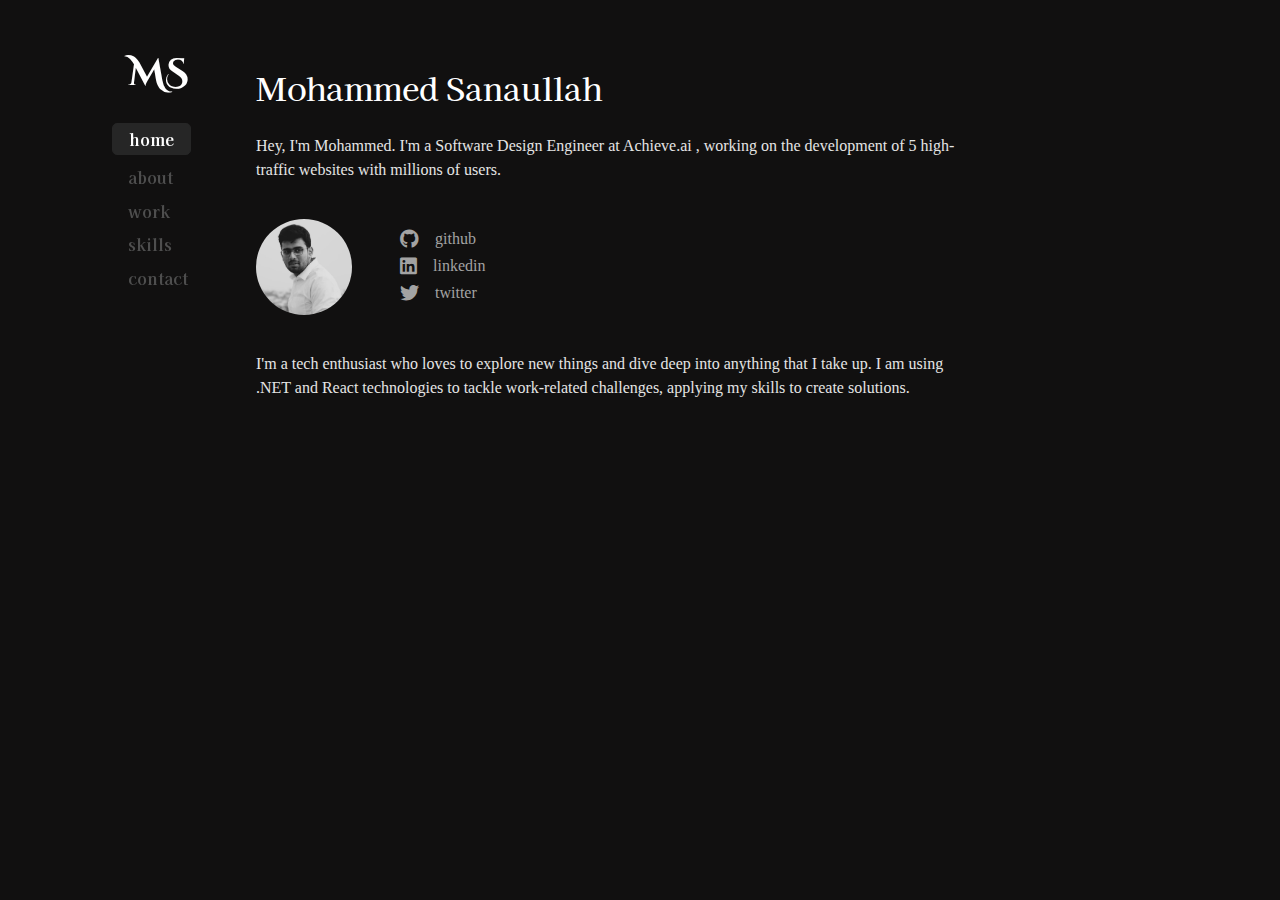
<file: index.html>
<!DOCTYPE html>
<html lang="en">
  <head>
    <meta charset="UTF-8" />
    <meta http-equiv="X-UA-Compatible" content="IE=edge" />
    <meta name="viewport" content="width=device-width, initial-scale=1.0" />
    <link rel="stylesheet" href="styles/style.css" />
    <link
      rel="stylesheet"
      href="https://cdnjs.cloudflare.com/ajax/libs/font-awesome/6.4.0/css/all.min.css"
    />
    <title>MS Portfolio</title>
  </head>
  <body>
    <!-- NAV - MENU -->
    <div class="nav-menu">
      <div class="logo">
        <h1>MS</h1>
      </div>
      <div class="nav-bar">
        <ul>
          <li class="active"><a href="index.html">home</a></li>
          <li><a href="pages/about.html">about</a></li>
          <li><a href="pages/work.html">work</a></li>
          <li><a href="pages/skills.html">skills</a></li>
          <li><a href="pages/contact.html">contact</a></li>
        </ul>
      </div>
    </div>

    <!-- END OF NAV - MENU -->

    <!-- HOME SECTION -->
    <div class="main">
      <h1>Mohammed Sanaullah</h1>
      <div class="home">
        <p>
          Hey, I'm Mohammed. I'm a <strong>Software Design Engineer</strong> at
          Achieve.ai , working on the development of 5 high-traffic websites
          with millions of users.
        </p>
        <div class="center-section">
          <img src="./assets/sanaullah.jpeg" alt="mohammed sanaullah photo" />
          <ul class="link-list">
            <li>
              <a href="https://github.com/sanaullahmohammed" target="_blank"
                ><span><i class="fa-brands fa-github"></i>github</span></a
              >
            </li>
            <li>
              <a
                href="https://www.linkedin.com/in/mohammed-sanaullah-2040711a0/"
                target="_blank"
              >
                <span><i class="fa-brands fa-linkedin"></i>linkedin</span>
              </a>
            </li>
            <li>
              <a href="https://twitter.com/TheRealMSans" target="_blank">
                <span><i class="fa-brands fa-twitter"></i>twitter</span>
              </a>
            </li>
          </ul>
        </div>
        <p>
          I'm a tech enthusiast who loves to explore new things and dive deep
          into anything that I take up. I am using .NET and React technologies
          to tackle work-related challenges, applying my skills to create
          solutions.
        </p>
      </div>
    </div>

    <!-- END OF HOME SECTION -->
  </body>
</html>
</file>
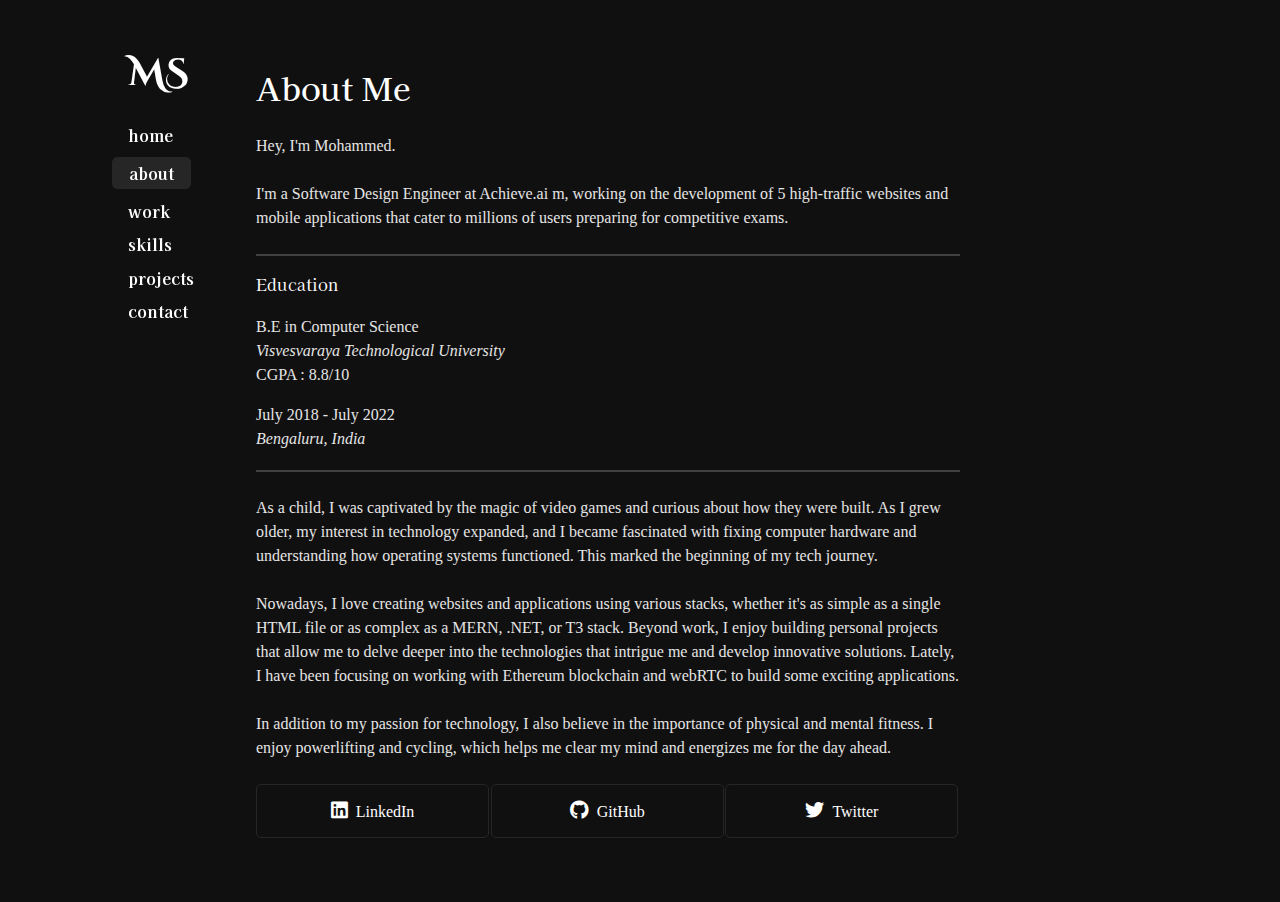
<file: about.html>
<!DOCTYPE html>
<html lang="en">
  <head>
    <meta charset="UTF-8" />
    <meta http-equiv="X-UA-Compatible" content="IE=edge" />
    <meta name="viewport" content="width=device-width, initial-scale=1.0" />
    <link rel="stylesheet" href="styles/style.css" />
    <link
      rel="stylesheet"
      href="https://cdnjs.cloudflare.com/ajax/libs/font-awesome/6.4.0/css/all.min.css"
    />
    <title>MS Portfolio</title>
  </head>
  <body>
    <!-- NAV - MENU -->
    <div class="nav-menu">
      <div class="logo">
        <h1>MS</h1>
      </div>
      <div class="nav-bar">
        <ul>
          <li>home</li>
          <li class="active">about</li>
          <li>work</li>
          <li>skills</li>
          <li>projects</li>
          <li>contact</li>
        </ul>
      </div>
    </div>

    <!-- END OF NAV - MENU -->

    <!-- ABOUT SECTION -->
    <div class="main">
      <h1>About Me</h1>
      <div class="about">
        <p>Hey, I'm Mohammed.</p>
        <p>
          I'm a <strong>Software Design Engineer</strong> at Achieve.ai m,
          working on the development of 5 high-traffic websites and mobile
          applications that cater to millions of users preparing for competitive
          exams.
        </p>
        <hr />
        <h4>Education</h4>
        <div class="education">
          <div class="left">
            <p>B.E in Computer Science</p>
            <p><em>Visvesvaraya Technological University</em></p>
            <p>CGPA : <strong>8.8</strong>/10</p>
          </div>
          <div class="right">
            <p>July 2018 - July 2022</p>
            <p><em>Bengaluru, India</em></p>
          </div>
        </div>

        <hr />
        <p>
          As a child, I was captivated by the magic of video games and curious
          about how they were built. As I grew older, my interest in technology
          expanded, and I became fascinated with fixing computer hardware and
          understanding how operating systems functioned. This marked the
          beginning of my tech journey.
        </p>
        <p>
          Nowadays, I love creating websites and applications using various
          stacks, whether it's as simple as a single HTML file or as complex as
          a MERN, .NET, or T3 stack. Beyond work, I enjoy building personal
          projects that allow me to delve deeper into the technologies that
          intrigue me and develop innovative solutions. Lately, I have been
          focusing on working with Ethereum blockchain and webRTC to build some
          exciting applications.
        </p>
        <p>
          In addition to my passion for technology, I also believe in the
          importance of physical and mental fitness. I enjoy powerlifting and
          cycling, which helps me clear my mind and energizes me for the day
          ahead.
        </p>
        <div class="social-buttons">
          <button
            onclick="window.open('https://www.linkedin.com/in/mohammed-sanaullah-2040711a0/m', '_blank')"
          >
            <i class="fa-brands fa-linkedin"></i>LinkedIn
          </button>
          <button
            onclick="window.open('https://github.com/sanaullahmohammed', '_blank')"
          >
            <i class="fa-brands fa-github"></i>GitHub
          </button>
          <button
            onclick="window.open('https://twitter.com/TheRealMSans', '_blank')"
          >
            <i class="fa-brands fa-twitter"></i>Twitter
          </button>
        </div>
      </div>
    </div>

    <!-- END OF ABOUT SECTION -->
  </body>
</html>
</file>
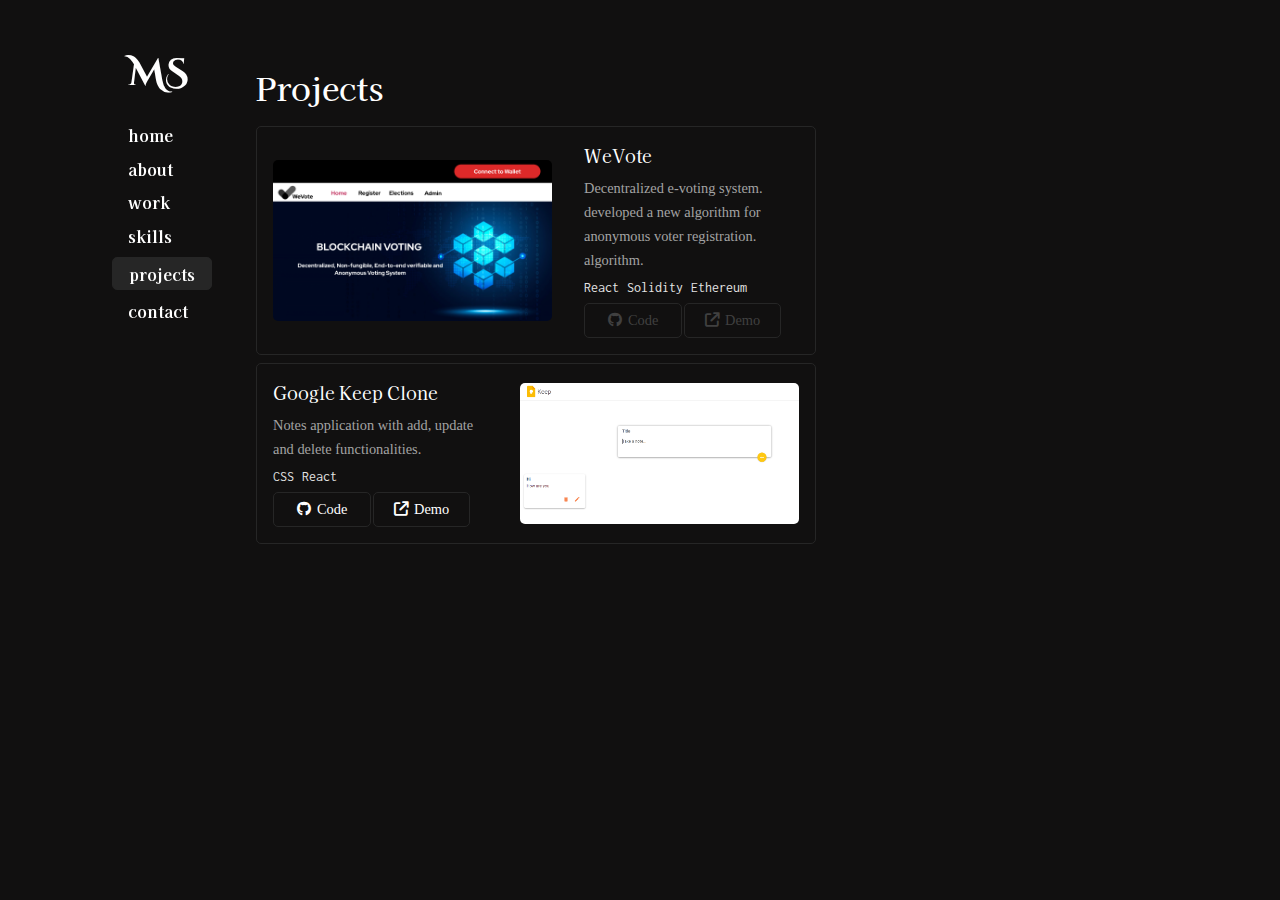
<file: projects.html>
<!DOCTYPE html>
<html lang="en">
  <head>
    <meta charset="UTF-8" />
    <meta http-equiv="X-UA-Compatible" content="IE=edge" />
    <meta name="viewport" content="width=device-width, initial-scale=1.0" />
    <link rel="stylesheet" href="styles/style.css" />
    <link
      rel="stylesheet"
      href="https://cdnjs.cloudflare.com/ajax/libs/font-awesome/6.4.0/css/all.min.css"
    />
    <title>MS Portfolio</title>
  </head>
  <body>
    <!-- NAV - MENU -->
    <div class="nav-menu">
      <div class="logo">
        <h1>MS</h1>
      </div>
      <div class="nav-bar">
        <ul>
          <li>home</li>
          <li>about</li>
          <li>work</li>
          <li>skills</li>
          <li class="active">projects</li>
          <li>contact</li>
        </ul>
      </div>
    </div>

    <!-- END OF NAV - MENU -->

    <!-- PROJECTS SECTION -->
    <div class="main">
      <h1>Projects</h1>
      <div class="projects">
        <!-- Project Image Left -->
        <div class="project-left">
          <img src="./assets/wevote.png" alt="wevote image" />
          <div class="project-content">
            <h3>WeVote</h3>
            <p>
              Decentralized e-voting system. developed a new algorithm for
              anonymous voter registration. algorithm.
            </p>
            <ul class="tech">
              <li>React</li>
              <li>Solidity</li>
              <li>Ethereum</li>
            </ul>
            <div class="btn-group">
              <button class="disabled">
                <i class="fa-brands fa-github"></i>Code
              </button>
              <button class="disabled">
                <i class="fa-solid fa-arrow-up-right-from-square"></i>Demo
              </button>
            </div>
          </div>
        </div>

        <!-- Project Image Right -->
        <div class="project-right">
          <div class="project-content">
            <h3>Google Keep Clone</h3>
            <p>
              Notes application with add, update and delete functionalities.
            </p>
            <ul class="tech">
              <li>CSS</li>
              <li>React</li>
            </ul>
            <div class="btn-group">
              <button
                onclick="window.open('https://github.com/sanaullahmohammed/google-keep-clone', '_blank')"
              >
                <i class="fa-brands fa-github"></i>Code
              </button>
              <button
                onclick="window.open('https://sanaullahmohammed.github.io/google-keep-clone/', '_blank')"
              >
                <i class="fa-solid fa-arrow-up-right-from-square"></i>Demo
              </button>
            </div>
          </div>
          <img src="./assets/keep-clone.png" alt="google keep clone image" />
        </div>

        <!-- Project Image Left -->
        <!--
        <div class="project-left">
          <img src="./assets/wevote.png" alt="wevote image" />
          <div class="project-content">
            <h3>WeVote</h3>
            <p>
              Researched and compared decentralized e-voting systems, created a
              POC demonstrating the superiority of the ECC algorithm.
            </p>
            <ul class="tech">
              <li>React</li>
              <li>Solidity</li>
              <li>Ethereum</li>
            </ul>
            <div class="btn-group">
              <button><i class="fa-brands fa-github"></i>Code</button>
              <button>
                <i class="fa-solid fa-arrow-up-right-from-square"></i>Demo
              </button>
            </div>
          </div>
        </div>
      -->

        <!-- Project Image Right -->
        <!--

        <div class="project-right">
          <div class="project-content">
            <h3>WeVote</h3>
            <p>
              Researched and compared decentralized e-voting systems, created a
              POC demonstrating the superiority of the ECC algorithm.
            </p>
            <ul class="tech">
              <li>React</li>
              <li>Solidity</li>
              <li>Ethereum</li>
            </ul>
            <div class="btn-group">
              <button><i class="fa-brands fa-github"></i>Code</button>
              <button>
                <i class="fa-solid fa-arrow-up-right-from-square"></i>Demo
              </button>
            </div>
          </div>
          <img src="./assets/wevote.png" alt="wevote image" />
        </div>
        -->

        <!-- Project Image Left -->
        <!-- Project Image Right -->

        <!-- Project Image Left -->
        <!-- Project Image Right -->

        <!-- Project Image Left -->
        <!-- Project Image Right -->

        <!-- Project Image Left -->
        <!-- Project Image Right -->

        <!-- Project Image Left -->
        <!-- Project Image Right -->

        <!-- Project Image Left -->
        <!-- Project Image Right -->

        <!-- Project Image Left -->
        <!-- Project Image Right -->
      </div>
    </div>

    <!-- END OF PROJECTS SECTION -->
  </body>
</html>
</file>
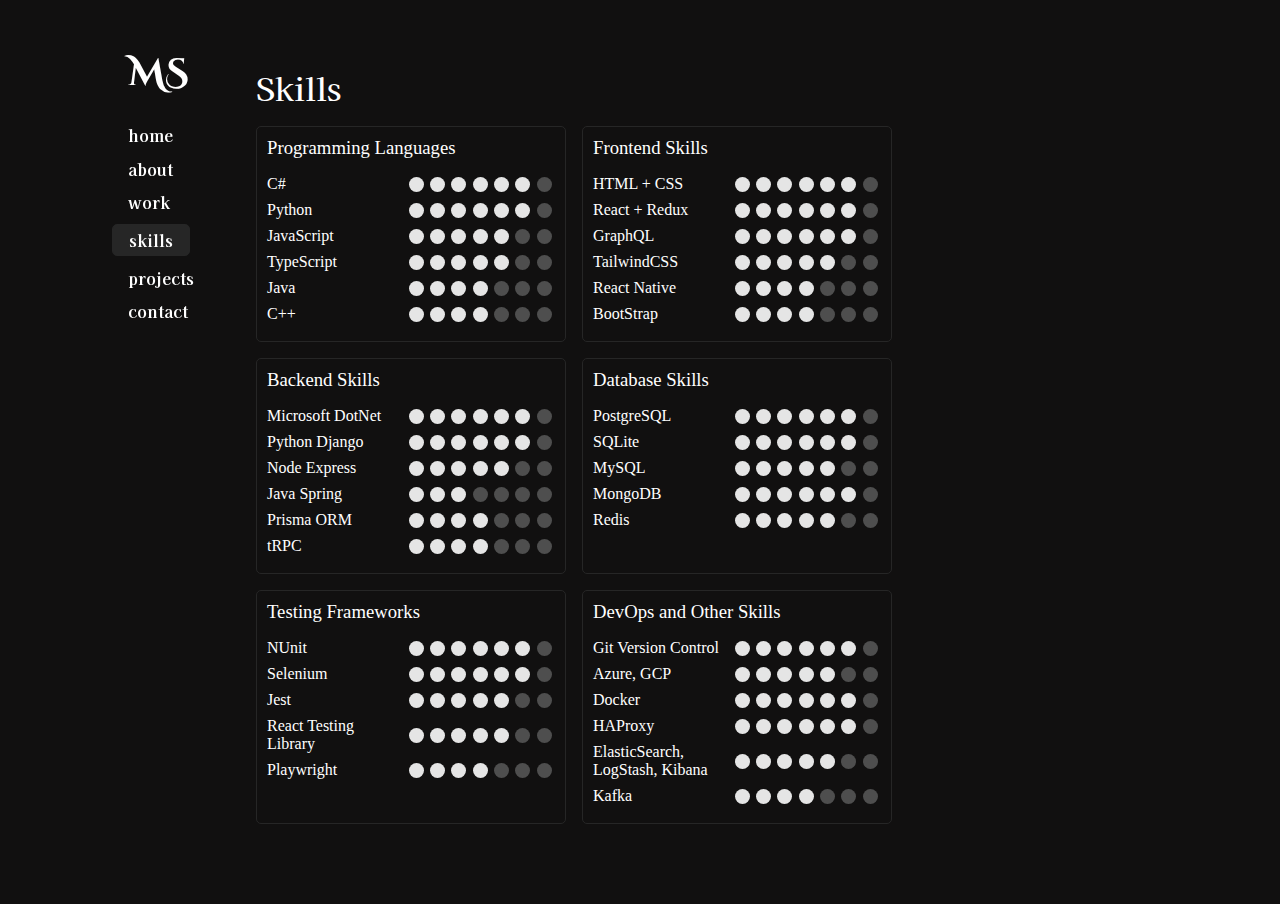
<file: skills.html>
<!DOCTYPE html>
<html lang="en">
  <head>
    <meta charset="UTF-8" />
    <meta http-equiv="X-UA-Compatible" content="IE=edge" />
    <meta name="viewport" content="width=device-width, initial-scale=1.0" />
    <link rel="stylesheet" href="styles/style.css" />
    <link
      rel="stylesheet"
      href="https://cdnjs.cloudflare.com/ajax/libs/font-awesome/6.4.0/css/all.min.css"
    />
    <title>MS Portfolio</title>
  </head>
  <body>
    <!-- NAV - MENU -->
    <div class="nav-menu">
      <div class="logo">
        <h1>MS</h1>
      </div>
      <div class="nav-bar">
        <ul>
          <li>home</li>
          <li>about</li>
          <li>work</li>
          <li class="active">skills</li>
          <li>projects</li>
          <li>contact</li>
        </ul>
      </div>
    </div>

    <!-- END OF NAV - MENU -->

    <!-- SKILLS SECTION -->
    <div class="main">
      <h1>Skills</h1>
      <div class="skills">
        <!-- row 1 -->
        <div class="skill-row">
          <!-- row 1 - col 1 -->
          <div class="skill-col">
            <h3>Programming Languages</h3>
            <!-- skill bar -->
            <div class="skill-bar">
              <span>C#</span>
              <div class="skill-level">
                <div class="fill"></div>
                <div class="fill"></div>
                <div class="fill"></div>
                <div class="fill"></div>
                <div class="fill"></div>
                <div class="fill"></div>
                <div class="dot"></div>
              </div>
            </div>
            <div class="skill-bar">
              <span>Python</span>
              <div class="skill-level">
                <div class="fill"></div>
                <div class="fill"></div>
                <div class="fill"></div>
                <div class="fill"></div>
                <div class="fill"></div>
                <div class="fill"></div>
                <div class="dot"></div>
              </div>
            </div>
            <div class="skill-bar">
              <span>JavaScript</span>
              <div class="skill-level">
                <div class="fill"></div>
                <div class="fill"></div>
                <div class="fill"></div>
                <div class="fill"></div>
                <div class="fill"></div>
                <div class="dot"></div>
                <div class="dot"></div>
              </div>
            </div>
            <div class="skill-bar">
              <span>TypeScript</span>
              <div class="skill-level">
                <div class="fill"></div>
                <div class="fill"></div>
                <div class="fill"></div>
                <div class="fill"></div>
                <div class="fill"></div>
                <div class="dot"></div>
                <div class="dot"></div>
              </div>
            </div>
            <div class="skill-bar">
              <span>Java</span>
              <div class="skill-level">
                <div class="fill"></div>
                <div class="fill"></div>
                <div class="fill"></div>
                <div class="fill"></div>
                <div class="dot"></div>
                <div class="dot"></div>
                <div class="dot"></div>
              </div>
            </div>
            <div class="skill-bar">
              <span>C++</span>
              <div class="skill-level">
                <div class="fill"></div>
                <div class="fill"></div>
                <div class="fill"></div>
                <div class="fill"></div>
                <div class="dot"></div>
                <div class="dot"></div>
                <div class="dot"></div>
              </div>
            </div>
          </div>

          <!-- row 1 - col 2 -->

          <div class="skill-col">
            <h3>Frontend Skills</h3>
            <!-- skill bar -->
            <div class="skill-bar">
              <span>HTML + CSS</span>
              <div class="skill-level">
                <div class="fill"></div>
                <div class="fill"></div>
                <div class="fill"></div>
                <div class="fill"></div>
                <div class="fill"></div>
                <div class="fill"></div>
                <div class="dot"></div>
              </div>
            </div>
            <div class="skill-bar">
              <span>React + Redux</span>
              <div class="skill-level">
                <div class="fill"></div>
                <div class="fill"></div>
                <div class="fill"></div>
                <div class="fill"></div>
                <div class="fill"></div>
                <div class="fill"></div>
                <div class="dot"></div>
              </div>
            </div>
            <div class="skill-bar">
              <span>GraphQL</span>
              <div class="skill-level">
                <div class="fill"></div>
                <div class="fill"></div>
                <div class="fill"></div>
                <div class="fill"></div>
                <div class="fill"></div>
                <div class="fill"></div>
                <div class="dot"></div>
              </div>
            </div>
            <div class="skill-bar">
              <span>TailwindCSS</span>
              <div class="skill-level">
                <div class="fill"></div>
                <div class="fill"></div>
                <div class="fill"></div>
                <div class="fill"></div>
                <div class="fill"></div>
                <div class="dot"></div>
                <div class="dot"></div>
              </div>
            </div>
            <div class="skill-bar">
              <span>React Native</span>
              <div class="skill-level">
                <div class="fill"></div>
                <div class="fill"></div>
                <div class="fill"></div>
                <div class="fill"></div>
                <div class="dot"></div>
                <div class="dot"></div>
                <div class="dot"></div>
              </div>
            </div>
            <div class="skill-bar">
              <span>BootStrap</span>
              <div class="skill-level">
                <div class="fill"></div>
                <div class="fill"></div>
                <div class="fill"></div>
                <div class="fill"></div>
                <div class="dot"></div>
                <div class="dot"></div>
                <div class="dot"></div>
              </div>
            </div>
          </div>
        </div>

        <!-- row 2 -->
        <div class="skill-row">
          <!-- row 2 - col 1 -->
          <div class="skill-col">
            <h3>Backend Skills</h3>
            <!-- skill bar -->
            <div class="skill-bar">
              <span>Microsoft DotNet</span>
              <div class="skill-level">
                <div class="fill"></div>
                <div class="fill"></div>
                <div class="fill"></div>
                <div class="fill"></div>
                <div class="fill"></div>
                <div class="fill"></div>
                <div class="dot"></div>
              </div>
            </div>
            <div class="skill-bar">
              <span>Python Django</span>
              <div class="skill-level">
                <div class="fill"></div>
                <div class="fill"></div>
                <div class="fill"></div>
                <div class="fill"></div>
                <div class="fill"></div>
                <div class="fill"></div>
                <div class="dot"></div>
              </div>
            </div>
            <div class="skill-bar">
              <span>Node Express</span>
              <div class="skill-level">
                <div class="fill"></div>
                <div class="fill"></div>
                <div class="fill"></div>
                <div class="fill"></div>
                <div class="fill"></div>
                <div class="dot"></div>
                <div class="dot"></div>
              </div>
            </div>
            <div class="skill-bar">
              <span>Java Spring</span>
              <div class="skill-level">
                <div class="fill"></div>
                <div class="fill"></div>
                <div class="fill"></div>
                <div class="dot"></div>
                <div class="dot"></div>
                <div class="dot"></div>
                <div class="dot"></div>
              </div>
            </div>
            <div class="skill-bar">
              <span>Prisma ORM</span>
              <div class="skill-level">
                <div class="fill"></div>
                <div class="fill"></div>
                <div class="fill"></div>
                <div class="fill"></div>
                <div class="dot"></div>
                <div class="dot"></div>
                <div class="dot"></div>
              </div>
            </div>
            <div class="skill-bar">
              <span>tRPC</span>
              <div class="skill-level">
                <div class="fill"></div>
                <div class="fill"></div>
                <div class="fill"></div>
                <div class="fill"></div>
                <div class="dot"></div>
                <div class="dot"></div>
                <div class="dot"></div>
              </div>
            </div>
          </div>

          <!-- row 2 - col 2 -->

          <div class="skill-col">
            <h3>Database Skills</h3>
            <!-- skill bar -->
            <div class="skill-bar">
              <span>PostgreSQL</span>
              <div class="skill-level">
                <div class="fill"></div>
                <div class="fill"></div>
                <div class="fill"></div>
                <div class="fill"></div>
                <div class="fill"></div>
                <div class="fill"></div>
                <div class="dot"></div>
              </div>
            </div>
            <div class="skill-bar">
              <span>SQLite</span>
              <div class="skill-level">
                <div class="fill"></div>
                <div class="fill"></div>
                <div class="fill"></div>
                <div class="fill"></div>
                <div class="fill"></div>
                <div class="fill"></div>
                <div class="dot"></div>
              </div>
            </div>
            <div class="skill-bar">
              <span>MySQL</span>
              <div class="skill-level">
                <div class="fill"></div>
                <div class="fill"></div>
                <div class="fill"></div>
                <div class="fill"></div>
                <div class="fill"></div>
                <div class="dot"></div>
                <div class="dot"></div>
              </div>
            </div>
            <div class="skill-bar">
              <span>MongoDB</span>
              <div class="skill-level">
                <div class="fill"></div>
                <div class="fill"></div>
                <div class="fill"></div>
                <div class="fill"></div>
                <div class="fill"></div>
                <div class="fill"></div>
                <div class="dot"></div>
              </div>
            </div>
            <div class="skill-bar">
              <span>Redis</span>
              <div class="skill-level">
                <div class="fill"></div>
                <div class="fill"></div>
                <div class="fill"></div>
                <div class="fill"></div>
                <div class="fill"></div>
                <div class="dot"></div>
                <div class="dot"></div>
              </div>
            </div>
          </div>
        </div>

        <!-- row 3 -->

        <div class="skill-row">
          <!-- row 3 - col 1 -->
          <div class="skill-col">
            <h3>Testing Frameworks</h3>
            <!-- skill bar -->
            <div class="skill-bar">
              <span>NUnit</span>
              <div class="skill-level">
                <div class="fill"></div>
                <div class="fill"></div>
                <div class="fill"></div>
                <div class="fill"></div>
                <div class="fill"></div>
                <div class="fill"></div>
                <div class="dot"></div>
              </div>
            </div>
            <div class="skill-bar">
              <span>Selenium</span>
              <div class="skill-level">
                <div class="fill"></div>
                <div class="fill"></div>
                <div class="fill"></div>
                <div class="fill"></div>
                <div class="fill"></div>
                <div class="fill"></div>
                <div class="dot"></div>
              </div>
            </div>
            <div class="skill-bar">
              <span>Jest</span>
              <div class="skill-level">
                <div class="fill"></div>
                <div class="fill"></div>
                <div class="fill"></div>
                <div class="fill"></div>
                <div class="fill"></div>
                <div class="dot"></div>
                <div class="dot"></div>
              </div>
            </div>
            <div class="skill-bar">
              <span>React Testing Library</span>
              <div class="skill-level">
                <div class="fill"></div>
                <div class="fill"></div>
                <div class="fill"></div>
                <div class="fill"></div>
                <div class="fill"></div>
                <div class="dot"></div>
                <div class="dot"></div>
              </div>
            </div>
            <div class="skill-bar">
              <span>Playwright</span>
              <div class="skill-level">
                <div class="fill"></div>
                <div class="fill"></div>
                <div class="fill"></div>
                <div class="fill"></div>
                <div class="dot"></div>
                <div class="dot"></div>
                <div class="dot"></div>
              </div>
            </div>
          </div>

          <!-- row 3 - col 2 -->

          <div class="skill-col">
            <h3>DevOps and Other Skills</h3>
            <!-- skill bar -->
            <div class="skill-bar">
              <span>Git Version Control</span>
              <div class="skill-level">
                <div class="fill"></div>
                <div class="fill"></div>
                <div class="fill"></div>
                <div class="fill"></div>
                <div class="fill"></div>
                <div class="fill"></div>
                <div class="dot"></div>
              </div>
            </div>
            <div class="skill-bar">
              <span>Azure, GCP</span>
              <div class="skill-level">
                <div class="fill"></div>
                <div class="fill"></div>
                <div class="fill"></div>
                <div class="fill"></div>
                <div class="fill"></div>
                <div class="dot"></div>
                <div class="dot"></div>
              </div>
            </div>
            <div class="skill-bar">
              <span>Docker</span>
              <div class="skill-level">
                <div class="fill"></div>
                <div class="fill"></div>
                <div class="fill"></div>
                <div class="fill"></div>
                <div class="fill"></div>
                <div class="fill"></div>
                <div class="dot"></div>
              </div>
            </div>
            <div class="skill-bar">
              <span>HAProxy</span>
              <div class="skill-level">
                <div class="fill"></div>
                <div class="fill"></div>
                <div class="fill"></div>
                <div class="fill"></div>
                <div class="fill"></div>
                <div class="fill"></div>
                <div class="dot"></div>
              </div>
            </div>
            <div class="skill-bar">
              <span>ElasticSearch, LogStash, Kibana</span>
              <div class="skill-level">
                <div class="fill"></div>
                <div class="fill"></div>
                <div class="fill"></div>
                <div class="fill"></div>
                <div class="fill"></div>
                <div class="dot"></div>
                <div class="dot"></div>
              </div>
            </div>
            <div class="skill-bar">
              <span>Kafka</span>
              <div class="skill-level">
                <div class="fill"></div>
                <div class="fill"></div>
                <div class="fill"></div>
                <div class="fill"></div>
                <div class="dot"></div>
                <div class="dot"></div>
                <div class="dot"></div>
              </div>
            </div>
          </div>
        </div>
      </div>
    </div>

    <!-- END OF SKILLS SECTION -->
  </body>
</html>
</file>
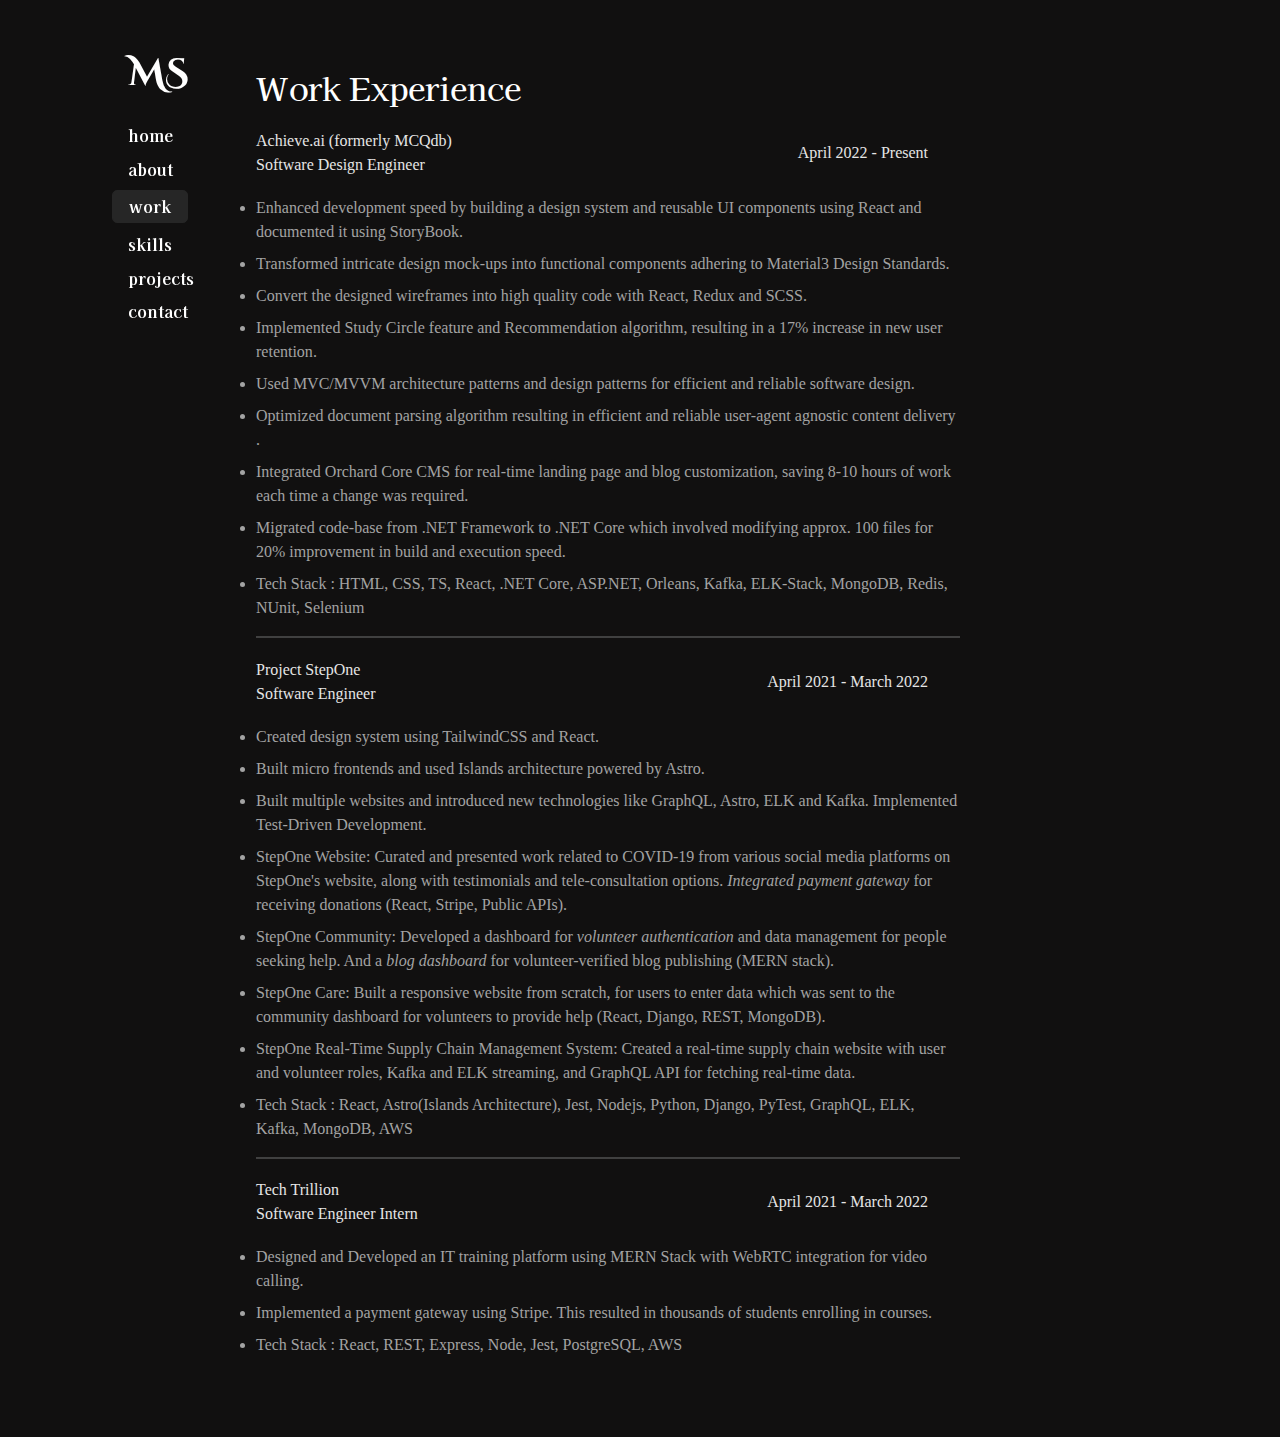
<file: work.html>
<!DOCTYPE html>
<html lang="en">
  <head>
    <meta charset="UTF-8" />
    <meta http-equiv="X-UA-Compatible" content="IE=edge" />
    <meta name="viewport" content="width=device-width, initial-scale=1.0" />
    <link rel="stylesheet" href="styles/style.css" />
    <link
      rel="stylesheet"
      href="https://cdnjs.cloudflare.com/ajax/libs/font-awesome/6.4.0/css/all.min.css"
    />
    <title>MS Portfolio</title>
  </head>
  <body>
    <!-- NAV - MENU -->
    <div class="nav-menu">
      <div class="logo">
        <h1>MS</h1>
      </div>
      <div class="nav-bar">
        <ul>
          <li>home</li>
          <li>about</li>
          <li class="active">work</li>
          <li>skills</li>
          <li>projects</li>
          <li>contact</li>
        </ul>
      </div>
    </div>

    <!-- END OF NAV - MENU -->

    <!-- WORK SECTION -->
    <div class="main">
      <h1>Work Experience</h1>
      <div class="work">
        <div class="job-1">
          <div class="job-header">
            <div class="left">
              <p class="job-name">
                <strong>Achieve.ai (formerly MCQdb)</strong>
              </p>
              <p>Software Design Engineer</p>
            </div>
            <div class="right">
              <p>April 2022 - Present</p>
            </div>
          </div>
          <div class="job-content">
            <ul>
              <li>
                Enhanced development speed by
                <strong>building a design system</strong> and reusable UI
                components using React and documented it using StoryBook.
              </li>
              <li>
                Transformed intricate design mock-ups into functional components
                adhering to <strong>Material3 Design Standards</strong>.
              </li>
              <li>
                Convert the designed wireframes into high quality code with
                React, Redux and SCSS.
              </li>
              <li>
                Implemented Study Circle feature and Recommendation algorithm,
                resulting in a
                <strong>17% increase in new user retention</strong>.
              </li>
              <li>
                Used
                <strong
                  >MVC/MVVM architecture patterns and design patterns</strong
                >
                for efficient and reliable software design.
              </li>
              <li>
                <strong>Optimized document parsing algorithm</strong> resulting
                in efficient and reliable user-agent agnostic content delivery .
              </li>
              <li>
                Integrated Orchard Core CMS for real-time landing page and blog
                customization,
                <strong
                  >saving 8-10 hours of work each time a change was
                  required</strong
                >.
              </li>
              <li>
                Migrated code-base from .NET Framework to .NET Core which
                involved
                <strong
                  >modifying approx. 100 files for 20% improvement in build and
                  execution speed</strong
                >.
              </li>
              <li>
                <strong>Tech Stack :</strong> HTML, CSS, TS, React, .NET Core,
                ASP.NET, Orleans, Kafka, ELK-Stack, MongoDB, Redis, NUnit,
                Selenium
              </li>
            </ul>
          </div>
        </div>

        <hr />

        <div class="job-2">
          <div class="job-header">
            <div class="left">
              <p class="job-name">
                <strong>Project StepOne</strong>
              </p>
              <p>Software Engineer</p>
            </div>
            <div class="right">
              <p>April 2021 - March 2022</p>
            </div>
          </div>
          <div class="job-content">
            <ul>
              <li>
                <strong>Created design system</strong> using TailwindCSS and
                React.
              </li>
              <li>
                Built
                <strong> micro frontends and used Islands architecture</strong>
                powered by Astro.
              </li>
              <li>
                <strong>Built multiple websites</strong> and introduced new
                technologies like GraphQL, Astro, ELK and Kafka. Implemented
                Test-Driven Development.
              </li>
              <li>
                <strong>StepOne Website: </strong>Curated and presented work
                related to COVID-19 from various social media platforms on
                StepOne's website, along with testimonials and tele-consultation
                options. <em>Integrated payment gateway</em> for receiving
                donations (React, Stripe, Public APIs).
              </li>
              <li>
                <strong>StepOne Community: </strong>Developed a dashboard for
                <em>volunteer authentication</em> and data management for people
                seeking help. And a <em>blog dashboard</em> for
                volunteer-verified blog publishing (MERN stack).
              </li>
              <li>
                <strong>StepOne Care: </strong>Built a responsive website from
                scratch, for users to enter data which was sent to the community
                dashboard for volunteers to provide help (React, Django, REST,
                MongoDB).
              </li>
              <li>
                <strong
                  >StepOne Real-Time Supply Chain Management System: </strong
                >Created a real-time supply chain website with user and
                volunteer roles, Kafka and ELK streaming, and GraphQL API for
                fetching real-time data.
              </li>
              <li>
                <strong>Tech Stack :</strong> React, Astro(Islands
                Architecture), Jest, Nodejs, Python, Django, PyTest, GraphQL,
                ELK, Kafka, MongoDB, AWS
              </li>
            </ul>
          </div>
        </div>

        <hr />

        <div class="job-3">
          <div class="job-header">
            <div class="left">
              <p class="job-name">
                <strong>Tech Trillion</strong>
              </p>
              <p>Software Engineer Intern</p>
            </div>
            <div class="right">
              <p>April 2021 - March 2022</p>
            </div>
          </div>
          <div class="job-content">
            <ul>
              <li>
                Designed and Developed an IT training platform using MERN Stack
                with <strong>WebRTC integration</strong> for video calling.
              </li>
              <li>
                <strong>Implemented a payment gateway using Stripe.</strong>
                This resulted in thousands of students enrolling in courses.
              </li>
              <li>
                <strong>Tech Stack :</strong> React, REST, Express, Node, Jest,
                PostgreSQL, AWS
              </li>
            </ul>
          </div>
        </div>
      </div>
    </div>

    <!-- END OF WORK SECTION -->
  </body>
</html>
</file>
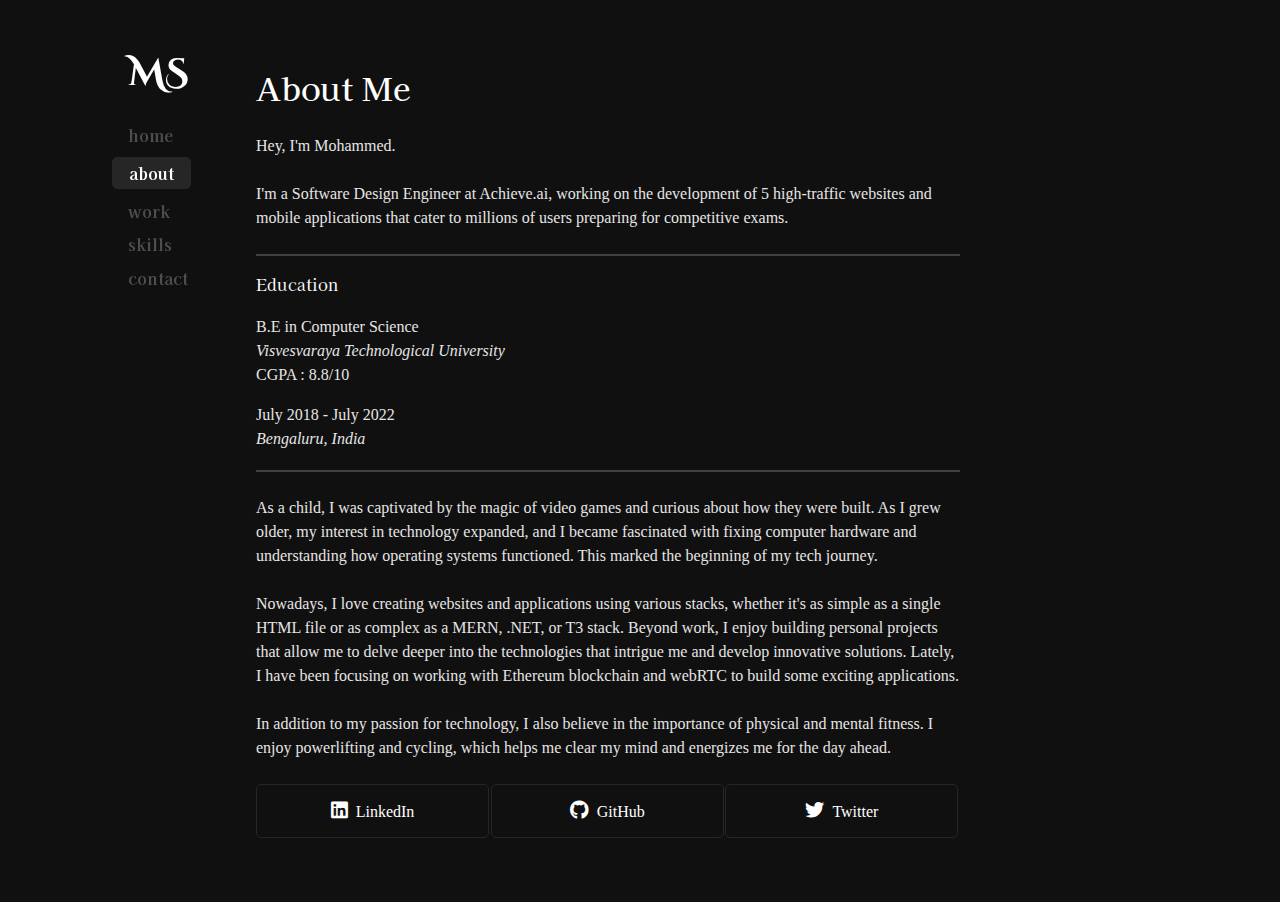
<file: pages/about.html>
<!DOCTYPE html>
<html lang="en">
  <head>
    <meta charset="UTF-8" />
    <meta http-equiv="X-UA-Compatible" content="IE=edge" />
    <meta name="viewport" content="width=device-width, initial-scale=1.0" />
    <link rel="stylesheet" href="../styles/style.css" />
    <link
      rel="stylesheet"
      href="https://cdnjs.cloudflare.com/ajax/libs/font-awesome/6.4.0/css/all.min.css"
    />
    <title>MS Portfolio</title>
  </head>
  <body>
    <!-- NAV - MENU -->
    <div class="nav-menu">
      <div class="logo">
        <h1>MS</h1>
      </div>
      <div class="nav-bar">
        <ul>
          <li><a href="../index.html">home</a></li>
          <li class="active"><a href="about.html">about</a></li>
          <li><a href="work.html">work</a></li>
          <li><a href="skills.html">skills</a></li>
          <li><a href="contact.html">contact</a></li>
        </ul>
      </div>
    </div>

    <!-- END OF NAV - MENU -->

    <!-- ABOUT SECTION -->
    <div class="main">
      <h1>About Me</h1>
      <div class="about">
        <p>Hey, I'm Mohammed.</p>
        <p>
          I'm a <strong>Software Design Engineer</strong> at Achieve.ai, working
          on the development of 5 high-traffic websites and mobile applications
          that cater to millions of users preparing for competitive exams.
        </p>
        <hr />
        <h4>Education</h4>
        <div class="education">
          <div class="left">
            <p>B.E in Computer Science</p>
            <p><em>Visvesvaraya Technological University</em></p>
            <p>CGPA : <strong>8.8</strong>/10</p>
          </div>
          <div class="right">
            <p>July 2018 - July 2022</p>
            <p><em>Bengaluru, India</em></p>
          </div>
        </div>

        <hr />
        <p>
          As a child, I was captivated by the magic of video games and curious
          about how they were built. As I grew older, my interest in technology
          expanded, and I became fascinated with fixing computer hardware and
          understanding how operating systems functioned. This marked the
          beginning of my tech journey.
        </p>
        <p>
          Nowadays, I love creating websites and applications using various
          stacks, whether it's as simple as a single HTML file or as complex as
          a MERN, .NET, or T3 stack. Beyond work, I enjoy building personal
          projects that allow me to delve deeper into the technologies that
          intrigue me and develop innovative solutions. Lately, I have been
          focusing on working with Ethereum blockchain and webRTC to build some
          exciting applications.
        </p>
        <p>
          In addition to my passion for technology, I also believe in the
          importance of physical and mental fitness. I enjoy powerlifting and
          cycling, which helps me clear my mind and energizes me for the day
          ahead.
        </p>
        <div class="social-buttons">
          <button
            onclick="window.open('https://www.linkedin.com/in/mohammed-sanaullah-2040711a0/m', '_blank')"
          >
            <i class="fa-brands fa-linkedin"></i>LinkedIn
          </button>
          <button
            onclick="window.open('https://github.com/sanaullahmohammed', '_blank')"
          >
            <i class="fa-brands fa-github"></i>GitHub
          </button>
          <button
            onclick="window.open('https://twitter.com/TheRealMSans', '_blank')"
          >
            <i class="fa-brands fa-twitter"></i>Twitter
          </button>
        </div>
      </div>
    </div>

    <!-- END OF ABOUT SECTION -->
  </body>
</html>
</file>
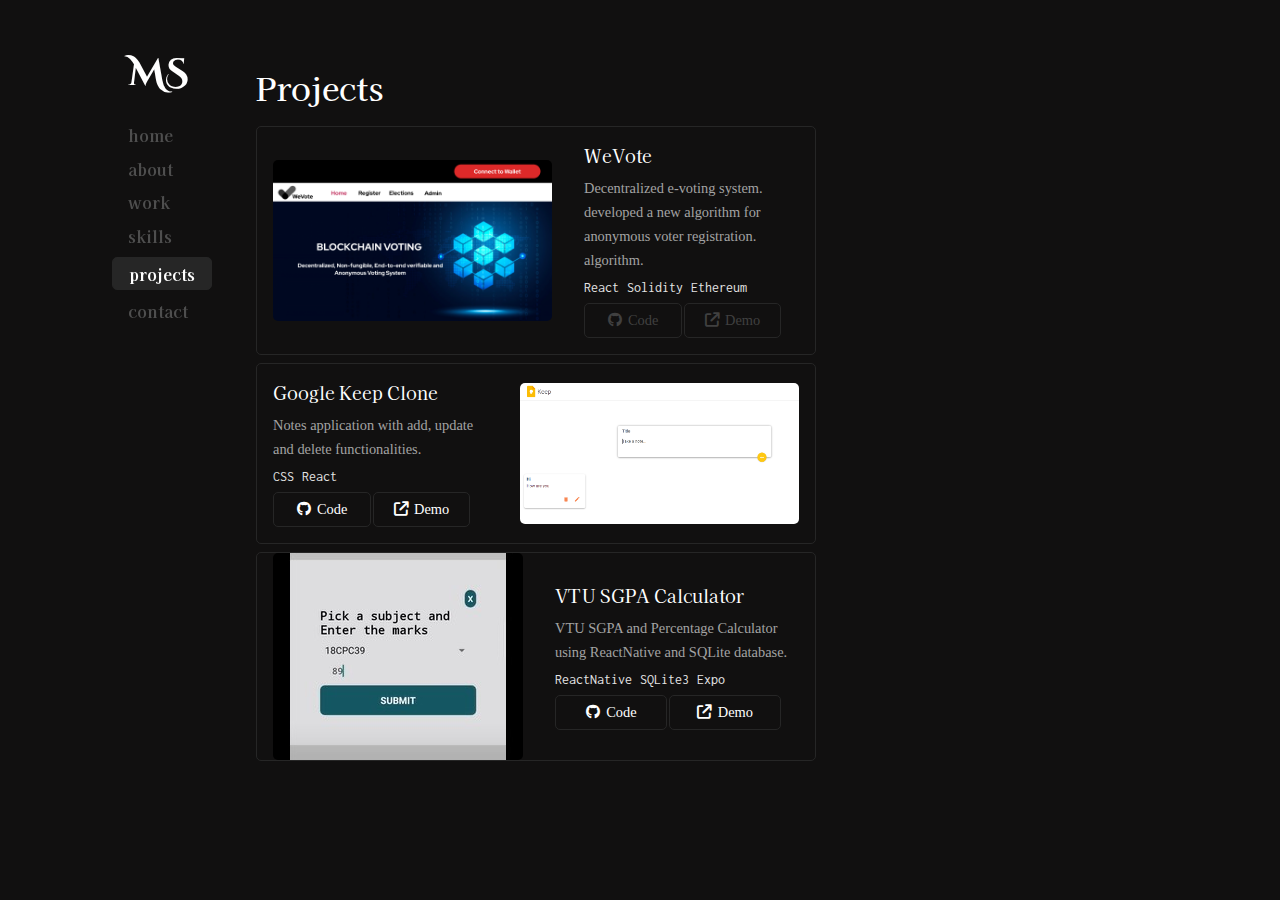
<file: pages/projects.html>
<!DOCTYPE html>
<html lang="en">
  <head>
    <meta charset="UTF-8" />
    <meta http-equiv="X-UA-Compatible" content="IE=edge" />
    <meta name="viewport" content="width=device-width, initial-scale=1.0" />
    <link rel="stylesheet" href="../styles/style.css" />
    <link
      rel="stylesheet"
      href="https://cdnjs.cloudflare.com/ajax/libs/font-awesome/6.4.0/css/all.min.css"
    />
    <title>MS Portfolio</title>
  </head>
  <body>
    <!-- NAV - MENU -->
    <div class="nav-menu">
      <div class="logo">
        <h1>MS</h1>
      </div>
      <div class="nav-bar">
        <ul>
          <li><a href="../index.html">home</a></li>
          <li><a href="about.html">about</a></li>
          <li><a href="work.html">work</a></li>
          <li><a href="skills.html">skills</a></li>
          <li class="active"><a href="projects.html">projects</a></li>
          <li><a href="contact.html">contact</a></li>
        </ul>
      </div>
    </div>

    <!-- END OF NAV - MENU -->

    <!-- PROJECTS SECTION -->
    <div class="main">
      <h1>Projects</h1>
      <div class="projects">
        <!-- Project Image Left -->
        <div class="project-left">
          <img src="../assets/wevote.png" alt="wevote image" />
          <div class="project-content">
            <h3>WeVote</h3>
            <p>
              Decentralized e-voting system. developed a new algorithm for
              anonymous voter registration. algorithm.
            </p>
            <ul class="tech">
              <li>React</li>
              <li>Solidity</li>
              <li>Ethereum</li>
            </ul>
            <div class="btn-group">
              <button class="disabled">
                <i class="fa-brands fa-github"></i>Code
              </button>
              <button class="disabled">
                <i class="fa-solid fa-arrow-up-right-from-square"></i>Demo
              </button>
            </div>
          </div>
        </div>

        <!-- Project Image Right -->
        <div class="project-right">
          <div class="project-content">
            <h3>Google Keep Clone</h3>
            <p>
              Notes application with add, update and delete functionalities.
            </p>
            <ul class="tech">
              <li>CSS</li>
              <li>React</li>
            </ul>
            <div class="btn-group">
              <button
                onclick="window.open('https://github.com/sanaullahmohammed/google-keep-clone', '_blank')"
              >
                <i class="fa-brands fa-github"></i>Code
              </button>
              <button
                onclick="window.open('https://sanaullahmohammed.github.io/google-keep-clone/', '_blank')"
              >
                <i class="fa-solid fa-arrow-up-right-from-square"></i>Demo
              </button>
            </div>
          </div>
          <img src="../assets/keep-clone.png" alt="google keep clone image" />
        </div>

        <!-- Project Image Left -->
        <div class="project-left">
          <img src="../assets/sgpa-calc.jpg" alt="sgpa calculator image" />
          <div class="project-content">
            <h3>VTU SGPA Calculator</h3>
            <p>
              VTU SGPA and Percentage Calculator using ReactNative and SQLite
              database.
            </p>
            <ul class="tech">
              <li>ReactNative</li>
              <li>SQLite3</li>
              <li>Expo</li>
            </ul>
            <div class="btn-group">
              <button
                onclick="window.open('https://github.com/sanaullahmohammed/vtu-sgpa-calculator', '_blank')"
              >
                <i class="fa-brands fa-github"></i>Code
              </button>
              <button
                onclick="window.open('https://play.google.com/store/apps/details?id=com.santan.sgpacalculator&hl=en_US', '_blank')"
              >
                <i class="fa-solid fa-arrow-up-right-from-square"></i>Demo
              </button>
            </div>
          </div>
        </div>

        <!-- Project Image Right -->
        <!--

        <div class="project-right">
          <div class="project-content">
            <h3>WeVote</h3>
            <p>
              Researched and compared decentralized e-voting systems, created a
              POC demonstrating the superiority of the ECC algorithm.
            </p>
            <ul class="tech">
              <li>React</li>
              <li>Solidity</li>
              <li>Ethereum</li>
            </ul>
            <div class="btn-group">
              <button><i class="fa-brands fa-github"></i>Code</button>
              <button>
                <i class="fa-solid fa-arrow-up-right-from-square"></i>Demo
              </button>
            </div>
          </div>
          <img src="./assets/wevote.png" alt="wevote image" />
        </div>
        -->

        <!-- Project Image Left -->
        <!-- Project Image Right -->

        <!-- Project Image Left -->
        <!-- Project Image Right -->

        <!-- Project Image Left -->
        <!-- Project Image Right -->

        <!-- Project Image Left -->
        <!-- Project Image Right -->

        <!-- Project Image Left -->
        <!-- Project Image Right -->

        <!-- Project Image Left -->
        <!-- Project Image Right -->

        <!-- Project Image Left -->
        <!-- Project Image Right -->
      </div>
    </div>

    <!-- END OF PROJECTS SECTION -->
  </body>
</html>
</file>
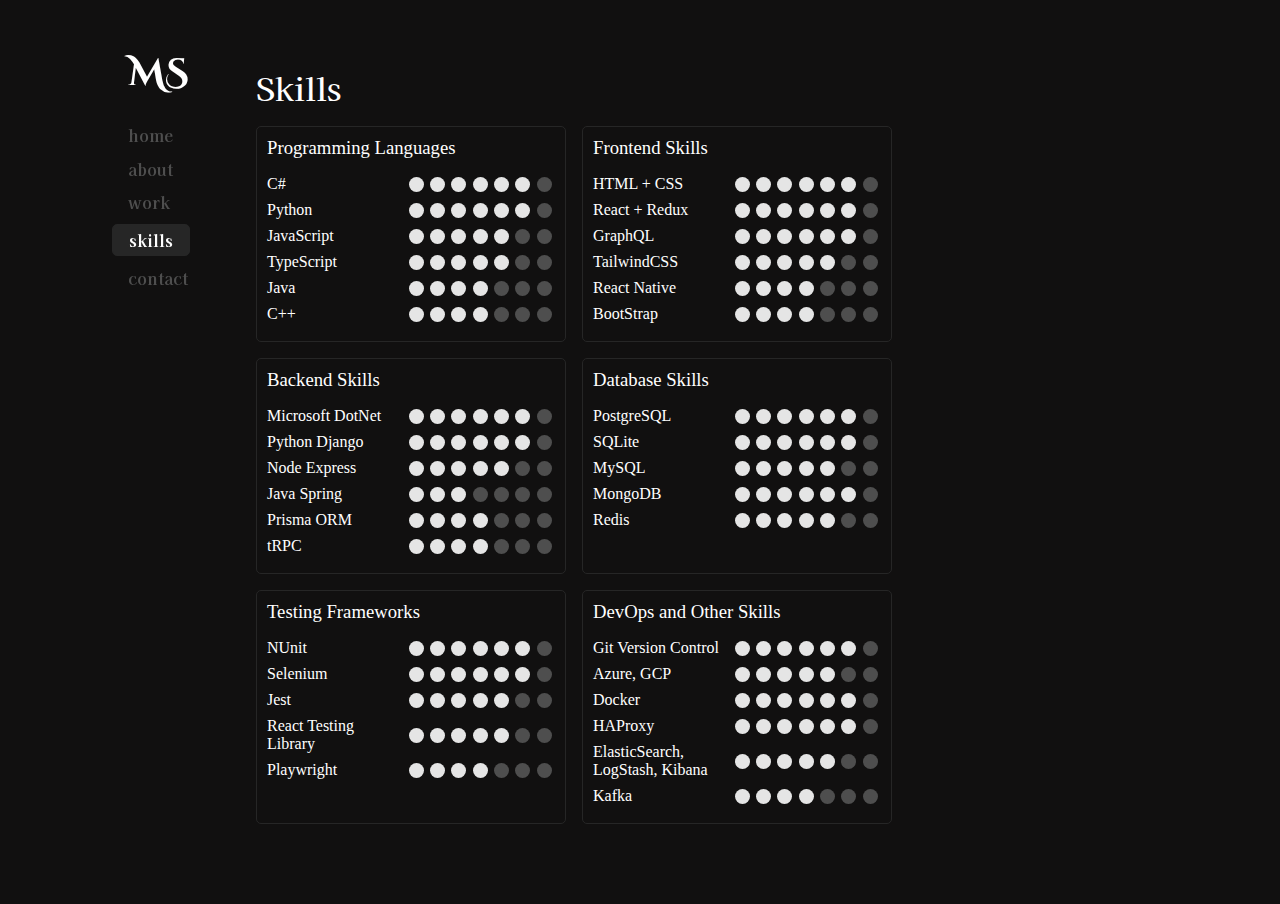
<file: pages/skills.html>
<!DOCTYPE html>
<html lang="en">
  <head>
    <meta charset="UTF-8" />
    <meta http-equiv="X-UA-Compatible" content="IE=edge" />
    <meta name="viewport" content="width=device-width, initial-scale=1.0" />
    <link rel="stylesheet" href="../styles/style.css" />
    <link
      rel="stylesheet"
      href="https://cdnjs.cloudflare.com/ajax/libs/font-awesome/6.4.0/css/all.min.css"
    />
    <title>MS Portfolio</title>
  </head>
  <body>
    <!-- NAV - MENU -->
    <div class="nav-menu">
      <div class="logo">
        <h1>MS</h1>
      </div>
      <div class="nav-bar">
        <ul>
          <li><a href="../index.html">home</a></li>
          <li><a href="about.html">about</a></li>
          <li><a href="work.html">work</a></li>
          <li class="active"><a href="skills.html">skills</a></li>
          <li><a href="contact.html">contact</a></li>
        </ul>
      </div>
    </div>

    <!-- END OF NAV - MENU -->

    <!-- SKILLS SECTION -->
    <div class="main">
      <h1>Skills</h1>
      <div class="skills">
        <!-- row 1 -->
        <div class="skill-row">
          <!-- row 1 - col 1 -->
          <div class="skill-col">
            <h3>Programming Languages</h3>
            <!-- skill bar -->
            <div class="skill-bar">
              <span>C#</span>
              <div class="skill-level">
                <div class="fill"></div>
                <div class="fill"></div>
                <div class="fill"></div>
                <div class="fill"></div>
                <div class="fill"></div>
                <div class="fill"></div>
                <div class="dot"></div>
              </div>
            </div>
            <div class="skill-bar">
              <span>Python</span>
              <div class="skill-level">
                <div class="fill"></div>
                <div class="fill"></div>
                <div class="fill"></div>
                <div class="fill"></div>
                <div class="fill"></div>
                <div class="fill"></div>
                <div class="dot"></div>
              </div>
            </div>
            <div class="skill-bar">
              <span>JavaScript</span>
              <div class="skill-level">
                <div class="fill"></div>
                <div class="fill"></div>
                <div class="fill"></div>
                <div class="fill"></div>
                <div class="fill"></div>
                <div class="dot"></div>
                <div class="dot"></div>
              </div>
            </div>
            <div class="skill-bar">
              <span>TypeScript</span>
              <div class="skill-level">
                <div class="fill"></div>
                <div class="fill"></div>
                <div class="fill"></div>
                <div class="fill"></div>
                <div class="fill"></div>
                <div class="dot"></div>
                <div class="dot"></div>
              </div>
            </div>
            <div class="skill-bar">
              <span>Java</span>
              <div class="skill-level">
                <div class="fill"></div>
                <div class="fill"></div>
                <div class="fill"></div>
                <div class="fill"></div>
                <div class="dot"></div>
                <div class="dot"></div>
                <div class="dot"></div>
              </div>
            </div>
            <div class="skill-bar">
              <span>C++</span>
              <div class="skill-level">
                <div class="fill"></div>
                <div class="fill"></div>
                <div class="fill"></div>
                <div class="fill"></div>
                <div class="dot"></div>
                <div class="dot"></div>
                <div class="dot"></div>
              </div>
            </div>
          </div>

          <!-- row 1 - col 2 -->

          <div class="skill-col">
            <h3>Frontend Skills</h3>
            <!-- skill bar -->
            <div class="skill-bar">
              <span>HTML + CSS</span>
              <div class="skill-level">
                <div class="fill"></div>
                <div class="fill"></div>
                <div class="fill"></div>
                <div class="fill"></div>
                <div class="fill"></div>
                <div class="fill"></div>
                <div class="dot"></div>
              </div>
            </div>
            <div class="skill-bar">
              <span>React + Redux</span>
              <div class="skill-level">
                <div class="fill"></div>
                <div class="fill"></div>
                <div class="fill"></div>
                <div class="fill"></div>
                <div class="fill"></div>
                <div class="fill"></div>
                <div class="dot"></div>
              </div>
            </div>
            <div class="skill-bar">
              <span>GraphQL</span>
              <div class="skill-level">
                <div class="fill"></div>
                <div class="fill"></div>
                <div class="fill"></div>
                <div class="fill"></div>
                <div class="fill"></div>
                <div class="fill"></div>
                <div class="dot"></div>
              </div>
            </div>
            <div class="skill-bar">
              <span>TailwindCSS</span>
              <div class="skill-level">
                <div class="fill"></div>
                <div class="fill"></div>
                <div class="fill"></div>
                <div class="fill"></div>
                <div class="fill"></div>
                <div class="dot"></div>
                <div class="dot"></div>
              </div>
            </div>
            <div class="skill-bar">
              <span>React Native</span>
              <div class="skill-level">
                <div class="fill"></div>
                <div class="fill"></div>
                <div class="fill"></div>
                <div class="fill"></div>
                <div class="dot"></div>
                <div class="dot"></div>
                <div class="dot"></div>
              </div>
            </div>
            <div class="skill-bar">
              <span>BootStrap</span>
              <div class="skill-level">
                <div class="fill"></div>
                <div class="fill"></div>
                <div class="fill"></div>
                <div class="fill"></div>
                <div class="dot"></div>
                <div class="dot"></div>
                <div class="dot"></div>
              </div>
            </div>
          </div>
        </div>

        <!-- row 2 -->
        <div class="skill-row">
          <!-- row 2 - col 1 -->
          <div class="skill-col">
            <h3>Backend Skills</h3>
            <!-- skill bar -->
            <div class="skill-bar">
              <span>Microsoft DotNet</span>
              <div class="skill-level">
                <div class="fill"></div>
                <div class="fill"></div>
                <div class="fill"></div>
                <div class="fill"></div>
                <div class="fill"></div>
                <div class="fill"></div>
                <div class="dot"></div>
              </div>
            </div>
            <div class="skill-bar">
              <span>Python Django</span>
              <div class="skill-level">
                <div class="fill"></div>
                <div class="fill"></div>
                <div class="fill"></div>
                <div class="fill"></div>
                <div class="fill"></div>
                <div class="fill"></div>
                <div class="dot"></div>
              </div>
            </div>
            <div class="skill-bar">
              <span>Node Express</span>
              <div class="skill-level">
                <div class="fill"></div>
                <div class="fill"></div>
                <div class="fill"></div>
                <div class="fill"></div>
                <div class="fill"></div>
                <div class="dot"></div>
                <div class="dot"></div>
              </div>
            </div>
            <div class="skill-bar">
              <span>Java Spring</span>
              <div class="skill-level">
                <div class="fill"></div>
                <div class="fill"></div>
                <div class="fill"></div>
                <div class="dot"></div>
                <div class="dot"></div>
                <div class="dot"></div>
                <div class="dot"></div>
              </div>
            </div>
            <div class="skill-bar">
              <span>Prisma ORM</span>
              <div class="skill-level">
                <div class="fill"></div>
                <div class="fill"></div>
                <div class="fill"></div>
                <div class="fill"></div>
                <div class="dot"></div>
                <div class="dot"></div>
                <div class="dot"></div>
              </div>
            </div>
            <div class="skill-bar">
              <span>tRPC</span>
              <div class="skill-level">
                <div class="fill"></div>
                <div class="fill"></div>
                <div class="fill"></div>
                <div class="fill"></div>
                <div class="dot"></div>
                <div class="dot"></div>
                <div class="dot"></div>
              </div>
            </div>
          </div>

          <!-- row 2 - col 2 -->

          <div class="skill-col">
            <h3>Database Skills</h3>
            <!-- skill bar -->
            <div class="skill-bar">
              <span>PostgreSQL</span>
              <div class="skill-level">
                <div class="fill"></div>
                <div class="fill"></div>
                <div class="fill"></div>
                <div class="fill"></div>
                <div class="fill"></div>
                <div class="fill"></div>
                <div class="dot"></div>
              </div>
            </div>
            <div class="skill-bar">
              <span>SQLite</span>
              <div class="skill-level">
                <div class="fill"></div>
                <div class="fill"></div>
                <div class="fill"></div>
                <div class="fill"></div>
                <div class="fill"></div>
                <div class="fill"></div>
                <div class="dot"></div>
              </div>
            </div>
            <div class="skill-bar">
              <span>MySQL</span>
              <div class="skill-level">
                <div class="fill"></div>
                <div class="fill"></div>
                <div class="fill"></div>
                <div class="fill"></div>
                <div class="fill"></div>
                <div class="dot"></div>
                <div class="dot"></div>
              </div>
            </div>
            <div class="skill-bar">
              <span>MongoDB</span>
              <div class="skill-level">
                <div class="fill"></div>
                <div class="fill"></div>
                <div class="fill"></div>
                <div class="fill"></div>
                <div class="fill"></div>
                <div class="fill"></div>
                <div class="dot"></div>
              </div>
            </div>
            <div class="skill-bar">
              <span>Redis</span>
              <div class="skill-level">
                <div class="fill"></div>
                <div class="fill"></div>
                <div class="fill"></div>
                <div class="fill"></div>
                <div class="fill"></div>
                <div class="dot"></div>
                <div class="dot"></div>
              </div>
            </div>
          </div>
        </div>

        <!-- row 3 -->

        <div class="skill-row">
          <!-- row 3 - col 1 -->
          <div class="skill-col">
            <h3>Testing Frameworks</h3>
            <!-- skill bar -->
            <div class="skill-bar">
              <span>NUnit</span>
              <div class="skill-level">
                <div class="fill"></div>
                <div class="fill"></div>
                <div class="fill"></div>
                <div class="fill"></div>
                <div class="fill"></div>
                <div class="fill"></div>
                <div class="dot"></div>
              </div>
            </div>
            <div class="skill-bar">
              <span>Selenium</span>
              <div class="skill-level">
                <div class="fill"></div>
                <div class="fill"></div>
                <div class="fill"></div>
                <div class="fill"></div>
                <div class="fill"></div>
                <div class="fill"></div>
                <div class="dot"></div>
              </div>
            </div>
            <div class="skill-bar">
              <span>Jest</span>
              <div class="skill-level">
                <div class="fill"></div>
                <div class="fill"></div>
                <div class="fill"></div>
                <div class="fill"></div>
                <div class="fill"></div>
                <div class="dot"></div>
                <div class="dot"></div>
              </div>
            </div>
            <div class="skill-bar">
              <span>React Testing Library</span>
              <div class="skill-level">
                <div class="fill"></div>
                <div class="fill"></div>
                <div class="fill"></div>
                <div class="fill"></div>
                <div class="fill"></div>
                <div class="dot"></div>
                <div class="dot"></div>
              </div>
            </div>
            <div class="skill-bar">
              <span>Playwright</span>
              <div class="skill-level">
                <div class="fill"></div>
                <div class="fill"></div>
                <div class="fill"></div>
                <div class="fill"></div>
                <div class="dot"></div>
                <div class="dot"></div>
                <div class="dot"></div>
              </div>
            </div>
          </div>

          <!-- row 3 - col 2 -->

          <div class="skill-col">
            <h3>DevOps and Other Skills</h3>
            <!-- skill bar -->
            <div class="skill-bar">
              <span>Git Version Control</span>
              <div class="skill-level">
                <div class="fill"></div>
                <div class="fill"></div>
                <div class="fill"></div>
                <div class="fill"></div>
                <div class="fill"></div>
                <div class="fill"></div>
                <div class="dot"></div>
              </div>
            </div>
            <div class="skill-bar">
              <span>Azure, GCP</span>
              <div class="skill-level">
                <div class="fill"></div>
                <div class="fill"></div>
                <div class="fill"></div>
                <div class="fill"></div>
                <div class="fill"></div>
                <div class="dot"></div>
                <div class="dot"></div>
              </div>
            </div>
            <div class="skill-bar">
              <span>Docker</span>
              <div class="skill-level">
                <div class="fill"></div>
                <div class="fill"></div>
                <div class="fill"></div>
                <div class="fill"></div>
                <div class="fill"></div>
                <div class="fill"></div>
                <div class="dot"></div>
              </div>
            </div>
            <div class="skill-bar">
              <span>HAProxy</span>
              <div class="skill-level">
                <div class="fill"></div>
                <div class="fill"></div>
                <div class="fill"></div>
                <div class="fill"></div>
                <div class="fill"></div>
                <div class="fill"></div>
                <div class="dot"></div>
              </div>
            </div>
            <div class="skill-bar">
              <span>ElasticSearch, LogStash, Kibana</span>
              <div class="skill-level">
                <div class="fill"></div>
                <div class="fill"></div>
                <div class="fill"></div>
                <div class="fill"></div>
                <div class="fill"></div>
                <div class="dot"></div>
                <div class="dot"></div>
              </div>
            </div>
            <div class="skill-bar">
              <span>Kafka</span>
              <div class="skill-level">
                <div class="fill"></div>
                <div class="fill"></div>
                <div class="fill"></div>
                <div class="fill"></div>
                <div class="dot"></div>
                <div class="dot"></div>
                <div class="dot"></div>
              </div>
            </div>
          </div>
        </div>
      </div>
    </div>

    <!-- END OF SKILLS SECTION -->
  </body>
</html>
</file>
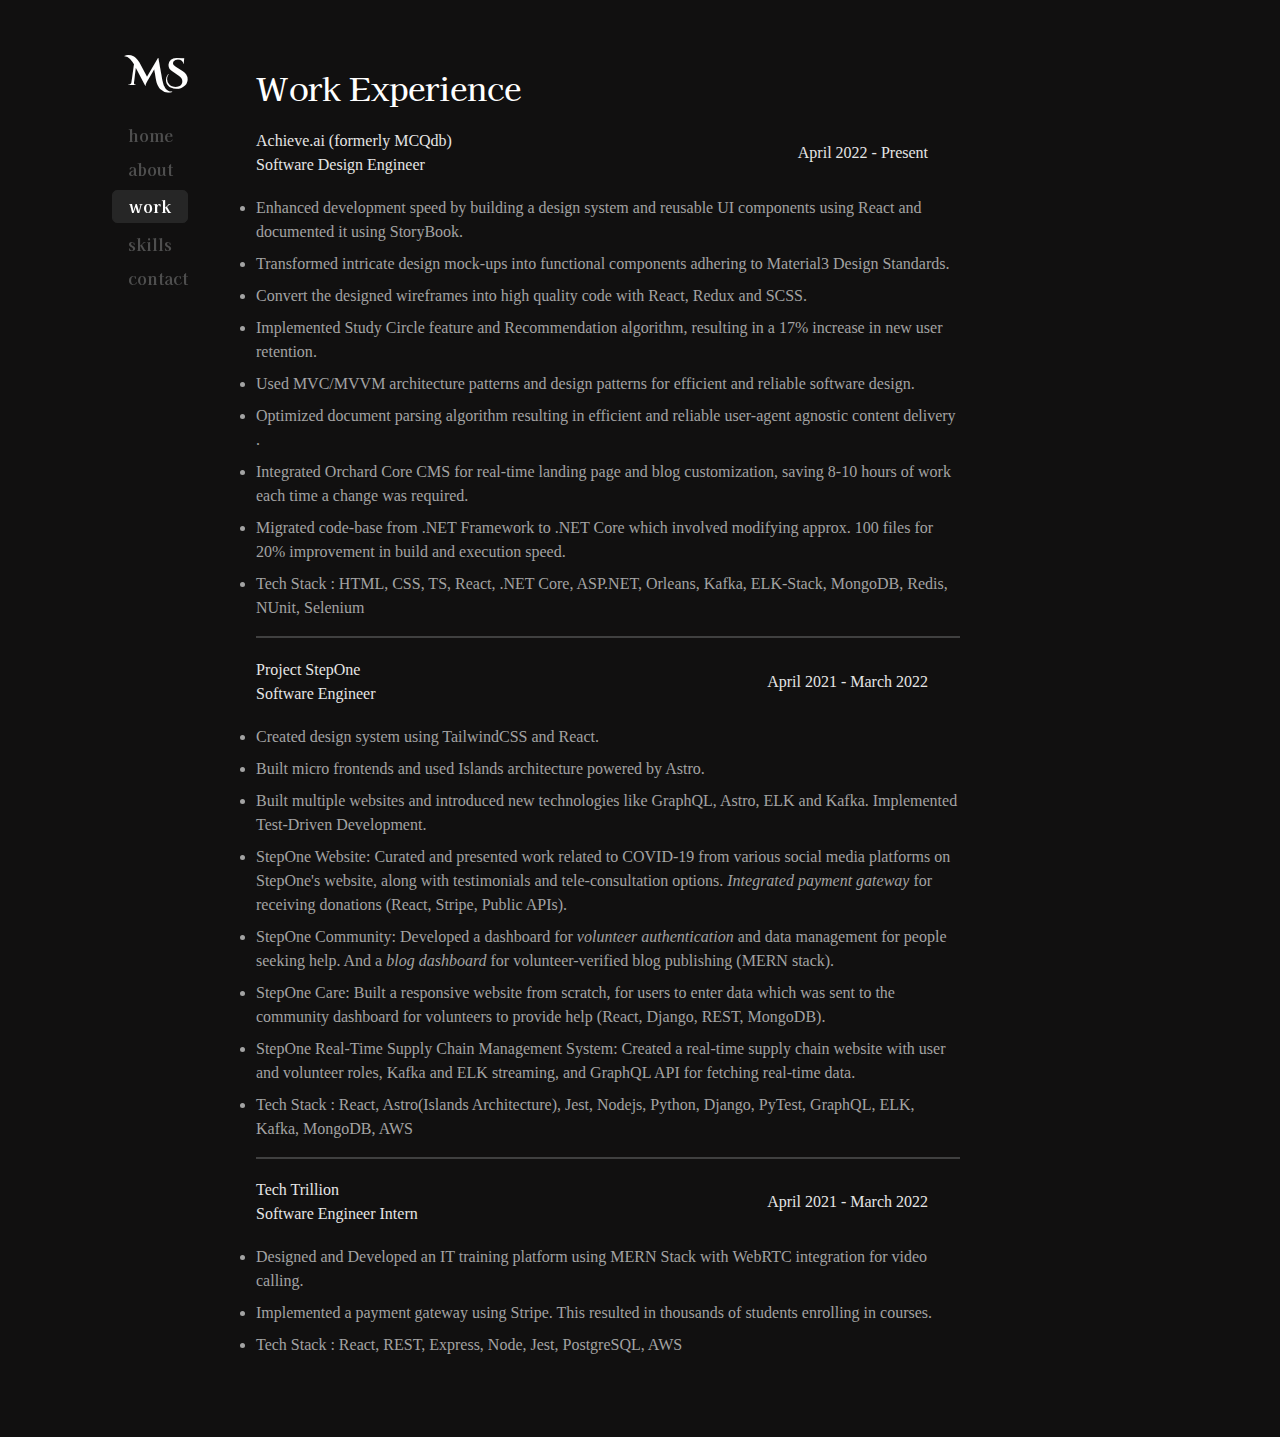
<file: pages/work.html>
<!DOCTYPE html>
<html lang="en">
  <head>
    <meta charset="UTF-8" />
    <meta http-equiv="X-UA-Compatible" content="IE=edge" />
    <meta name="viewport" content="width=device-width, initial-scale=1.0" />
    <link rel="stylesheet" href="../styles/style.css" />
    <link
      rel="stylesheet"
      href="https://cdnjs.cloudflare.com/ajax/libs/font-awesome/6.4.0/css/all.min.css"
    />
    <title>MS Portfolio</title>
  </head>
  <body>
    <!-- NAV - MENU -->
    <div class="nav-menu">
      <div class="logo">
        <h1>MS</h1>
      </div>
      <div class="nav-bar">
        <ul>
          <li><a href="../index.html">home</a></li>
          <li><a href="about.html">about</a></li>
          <li class="active"><a href="work.html">work</a></li>
          <li><a href="skills.html">skills</a></li>
          <li><a href="contact.html">contact</a></li>
        </ul>
      </div>
    </div>

    <!-- END OF NAV - MENU -->

    <!-- WORK SECTION -->
    <div class="main">
      <h1>Work Experience</h1>
      <div class="work">
        <div class="job-1">
          <div class="job-header">
            <div class="left">
              <p class="job-name">
                <strong>Achieve.ai (formerly MCQdb)</strong>
              </p>
              <p>Software Design Engineer</p>
            </div>
            <div class="right">
              <p>April 2022 - Present</p>
            </div>
          </div>
          <div class="job-content">
            <ul>
              <li>
                Enhanced development speed by
                <strong>building a design system</strong> and reusable UI
                components using React and documented it using StoryBook.
              </li>
              <li>
                Transformed intricate design mock-ups into functional components
                adhering to <strong>Material3 Design Standards</strong>.
              </li>
              <li>
                Convert the designed wireframes into high quality code with
                React, Redux and SCSS.
              </li>
              <li>
                Implemented Study Circle feature and Recommendation algorithm,
                resulting in a
                <strong>17% increase in new user retention</strong>.
              </li>
              <li>
                Used
                <strong
                  >MVC/MVVM architecture patterns and design patterns</strong
                >
                for efficient and reliable software design.
              </li>
              <li>
                <strong>Optimized document parsing algorithm</strong> resulting
                in efficient and reliable user-agent agnostic content delivery .
              </li>
              <li>
                Integrated Orchard Core CMS for real-time landing page and blog
                customization,
                <strong
                  >saving 8-10 hours of work each time a change was
                  required</strong
                >.
              </li>
              <li>
                Migrated code-base from .NET Framework to .NET Core which
                involved
                <strong
                  >modifying approx. 100 files for 20% improvement in build and
                  execution speed</strong
                >.
              </li>
              <li>
                <strong>Tech Stack :</strong> HTML, CSS, TS, React, .NET Core,
                ASP.NET, Orleans, Kafka, ELK-Stack, MongoDB, Redis, NUnit,
                Selenium
              </li>
            </ul>
          </div>
        </div>

        <hr />

        <div class="job-2">
          <div class="job-header">
            <div class="left">
              <p class="job-name">
                <strong>Project StepOne</strong>
              </p>
              <p>Software Engineer</p>
            </div>
            <div class="right">
              <p>April 2021 - March 2022</p>
            </div>
          </div>
          <div class="job-content">
            <ul>
              <li>
                <strong>Created design system</strong> using TailwindCSS and
                React.
              </li>
              <li>
                Built
                <strong> micro frontends and used Islands architecture</strong>
                powered by Astro.
              </li>
              <li>
                <strong>Built multiple websites</strong> and introduced new
                technologies like GraphQL, Astro, ELK and Kafka. Implemented
                Test-Driven Development.
              </li>
              <li>
                <strong>StepOne Website: </strong>Curated and presented work
                related to COVID-19 from various social media platforms on
                StepOne's website, along with testimonials and tele-consultation
                options. <em>Integrated payment gateway</em> for receiving
                donations (React, Stripe, Public APIs).
              </li>
              <li>
                <strong>StepOne Community: </strong>Developed a dashboard for
                <em>volunteer authentication</em> and data management for people
                seeking help. And a <em>blog dashboard</em> for
                volunteer-verified blog publishing (MERN stack).
              </li>
              <li>
                <strong>StepOne Care: </strong>Built a responsive website from
                scratch, for users to enter data which was sent to the community
                dashboard for volunteers to provide help (React, Django, REST,
                MongoDB).
              </li>
              <li>
                <strong
                  >StepOne Real-Time Supply Chain Management System: </strong
                >Created a real-time supply chain website with user and
                volunteer roles, Kafka and ELK streaming, and GraphQL API for
                fetching real-time data.
              </li>
              <li>
                <strong>Tech Stack :</strong> React, Astro(Islands
                Architecture), Jest, Nodejs, Python, Django, PyTest, GraphQL,
                ELK, Kafka, MongoDB, AWS
              </li>
            </ul>
          </div>
        </div>

        <hr />

        <div class="job-3">
          <div class="job-header">
            <div class="left">
              <p class="job-name">
                <strong>Tech Trillion</strong>
              </p>
              <p>Software Engineer Intern</p>
            </div>
            <div class="right">
              <p>April 2021 - March 2022</p>
            </div>
          </div>
          <div class="job-content">
            <ul>
              <li>
                Designed and Developed an IT training platform using MERN Stack
                with <strong>WebRTC integration</strong> for video calling.
              </li>
              <li>
                <strong>Implemented a payment gateway using Stripe.</strong>
                This resulted in thousands of students enrolling in courses.
              </li>
              <li>
                <strong>Tech Stack :</strong> React, REST, Express, Node, Jest,
                PostgreSQL, AWS
              </li>
            </ul>
          </div>
        </div>
      </div>
    </div>

    <!-- END OF WORK SECTION -->
  </body>
</html>
</file>
<file: styles/style.css>
@import url("https://fonts.googleapis.com/css?family=Kaisei+HarunoUmi&display=swap");
@import url("https://fonts.googleapis.com/css?family=Cinzel+Decorative&display=swap");
@import url("https://fonts.googleapis.com/css?family=Inconsolata&display=swap");

* {
  margin: 0;
  padding: 0;
  box-sizing: border-box;
}

/* CSS VARIABLES */
:root {
  /* COLOURS */
  --bg-color: #111010;
  --white: #ffffff;
  --list-white: #a3a3a3;
  --text-white: #e5e5e5;
  --nav-grey: #4e4e4e;
  --hover-grey: #262626;
  --divider-grey: #404040;
  --button-border-grey: #262626;
  --button-hover-grey: #171717;

  /* FONTS */
  --logo: "Cinzel Decorative";
  --heading: "Kaisei HarunoUmi";
  --text: "Segoe UI Symbol";
  --tech-stack: "Inconsolata";
}

body {
  background-color: var(--bg-color);
  color: var(--white);
  font-family: var(--heading), sans-serif;
  margin: 7rem 30rem 7rem 15rem;
  display: flex;
  flex-direction: row;
  max-width: 56rem;
}

/* NAV MENU SECTION - LOGO and NAV-BAR */

.nav-menu {
  margin-top: -1rem;
  position: fixed;
}

.logo {
  font-size: 1.2rem;
  font-family: var(--logo);
  margin-bottom: 1.5rem;
}

.nav-bar ul {
  list-style: none;
  font-weight: 700;
}

.nav-bar ul li {
  margin-bottom: 0.6rem;
}

.nav-bar ul li a {
  text-decoration: none;
  color: var(--nav-grey);
}

.nav-bar ul li a:hover {
  cursor: pointer;
  color: var(--white);
}

.nav-bar ul li.active {
  color: var(--white);
  border: 1px solid var(--hover-grey);
  border-radius: 5px;
  background-color: var(--hover-grey);
  padding: 0.2rem 1rem;
  width: max-content;
  margin-left: -1rem;
}

.nav-bar ul li.active a {
  color: var(--white);
}

/* END OF NAV MENU SECTION - LOGO and NAV-BAR */

/* MAIN SECTION - Common to all pages  */

.main {
  margin-left: 8rem;
}

.main h1 {
  font-weight: 500;
}

.main p {
  margin: 1.5rem 0rem;
  color: var(--text-white);
  font-family: var(--text);
  font-weight: 300;
  line-height: 1.5rem;
}

hr {
  border: 0.1px solid var(--divider-grey);
}

/* END OF MAIN SECTION - Common to all pages  */

/* INDEX.HTML -- HOME PAGE */

/* .home p {
  margin: 1.5rem 0rem;
  color: var(--text-white);
  font-family: var(--text);
  font-weight: 300;
  line-height: 1.5rem;
} */

.home img {
  border-radius: 50%;
  width: 6rem;
  height: 6rem;
}

.home .center-section {
  display: flex;
  flex-direction: row;
  align-items: center;
}

.home .center-section .link-list {
  font-family: var(--text);
  margin: 1rem 0rem 1rem 3rem;
  list-style: none;
}

.home .center-section .link-list li a {
  text-decoration: none;
  color: var(--list-white);
}

.home .center-section .link-list li a :hover {
  color: var(--white);
}

.home .center-section .link-list li span {
  display: flex;
  flex-direction: row;
  margin: 0.5rem 0rem;
}

.home .center-section .link-list li a i {
  font-size: 1.2rem;
  margin-right: 1rem;
}

/* END OF INDEX.HTML -- HOME PAGE */

/* ABOUT.HTML */

.about .education {
  display: flex;
  flex-direction: row;
  margin: 1.2rem 0rem;
  justify-content: space-between;
}

.about h4 {
  margin-top: 1rem;
  font-weight: 400;
}

.about .education p {
  margin: 0rem 2rem 0rem 0rem;
}

.about .social-buttons {
  display: grid;
  grid-template-columns: 1fr 1fr 1fr;
}

.about .social-buttons button {
  color: var(--white);
  background-color: transparent;
  border: 0.5px solid var(--button-border-grey);
  border-radius: 5px;
  font-size: 1rem;
  font-family: var(--text);
  font-weight: 500;
  margin-right: 0.1rem;
  padding: 1rem;
}

.about .social-buttons button:hover {
  background-color: var(--button-hover-grey);
  cursor: pointer;
}

.about .social-buttons button i.fa-brands {
  margin-right: 0.5rem;
  font-size: 1.2rem;
}

/* END OF ABOUT.HTML */

/* WORK.HTML  */

.work .job-header {
  margin: 1.2rem 0rem;
  display: flex;
  flex-direction: row;
  align-items: center;
  justify-content: space-between;
}

.work .job-header p {
  margin: 0rem 2rem 0rem 0rem;
}

.work .job-content {
  font-family: var(--text);
  font-weight: 300;
  line-height: 1.5rem;
  margin-bottom: 1rem;
  color: var(--list-white);
}

.work .job-content ul li {
  margin-bottom: 0.5rem;
}

/* END OF WORK.HTML  */

/* SKILLS.HTML  */

.skills .skill-row {
  display: flex;
  flex-direction: row;
  margin: 1rem 0rem;
  justify-content: space-between;
}

.skills .skill-col {
  border: 1px solid var(--button-border-grey);
  padding: 10px;
  border-radius: 5px;
  margin-right: 1rem;
}

.skills .skill-col h3 {
  margin-bottom: 1rem;
  font-family: var(--text);
  font-weight: 300;
}

.skills .skill-bar {
  display: flex;
  flex-direction: row;
  justify-content: space-between;
  align-items: center;
  font-family: var(--text);
  width: 18rem;
  margin: 0.5rem 0rem;
}

.skills .skill-bar .skill-level {
  display: flex;
  flex-direction: row;
}

.skills .dot {
  margin: 0rem 0.2rem;
  height: 15px;
  width: 15px;
  border-radius: 50%;
  background-color: var(--nav-grey);
}

.skills .fill {
  margin: 0rem 0.2rem;
  height: 15px;
  width: 15px;
  border-radius: 50%;
  background-color: var(--text-white);
}

/* END OF SKILLS.HTML  */

/* PROJECTS.HTML  */

.projects {
  margin-top: 1rem;
}

.projects .project-left {
  display: flex;
  flex-direction: row;
  border: 1px solid var(--button-border-grey);
  border-radius: 5px;
  align-items: center;
  width: 35rem;
  margin-bottom: 0.5rem;
}

.projects .project-left img {
  width: 50%;
  height: 50%;
  margin: 0rem 1rem;
  border-radius: 5px;
}

.projects .project-right {
  display: flex;
  flex-direction: row;
  border: 1px solid var(--button-border-grey);
  border-radius: 5px;
  align-items: center;
  width: 35rem;
  margin-bottom: 0.5rem;
}

.projects .project-right img {
  width: 50%;
  height: 50%;
  margin: 0rem 1rem;
  border-radius: 5px;
}

.projects .project-content {
  margin: 1rem 1rem;
}

.projects .project-content h3 {
  font-size: 1.1rem;
  font-weight: 400;
}

.projects .project-content p {
  margin: 0.5rem 0rem;
  font-size: 0.9rem;
  color: var(--list-white);
}

.projects .project-content ul {
  list-style: none;
  display: flex;
  flex-direction: row;
  font-family: var(--tech-stack);
  font-size: 0.9rem;
  color: var(--text-white);
}

.projects .project-content ul > li {
  margin: 0rem 0.5rem 0.5rem 0rem;
}

.projects .btn-group {
  display: grid;
  grid-template-columns: 1fr 1fr;
  margin-right: 1rem;
}

.projects .btn-group button.disabled {
  color: var(--divider-grey);
}

.projects .btn-group button.disabled:hover {
  color: var(--divider-grey);
  background-color: transparent;
  cursor: not-allowed;
}

.projects .btn-group button {
  color: var(--white);
  background-color: transparent;
  border: 0.5px solid var(--button-border-grey);
  border-radius: 5px;
  font-size: 0.9rem;
  font-family: var(--text);
  font-weight: 500;
  margin-right: 0.1rem;
  padding: 0.5rem;
}

.projects .btn-group button:hover {
  background-color: var(--button-hover-grey);
  cursor: pointer;
}

.projects .btn-group button i {
  margin-right: 0.4rem;
}

/* END OF PROJECTS.HTML  */

/* CONTACT.HTML  */

.contact {
  margin: 1.5rem 0rem;
}

.contact .contact-buttons {
  display: grid;
  grid-template-columns: 1fr 1fr 1fr;
  min-width: 35rem;
}

.contact .contact-buttons button {
  color: var(--white);
  background-color: transparent;
  border: 0.5px solid var(--button-border-grey);
  border-radius: 5px;
  font-size: 1rem;
  font-family: var(--text);
  font-weight: 500;
  padding: 1rem 1rem 1rem 1.5rem;
  margin: 0rem 0.5rem 0.5rem 0rem;
  text-align: left;
}

.contact .contact-buttons button:hover {
  background-color: var(--button-hover-grey);
  cursor: pointer;
}

.contact .contact-buttons button i {
  margin-right: 0.5rem;
  font-size: 1.2rem;
}

/* END OF CONTACT.HTML  */

/* BREAK POINT - decrease margin at 1280px */

@media screen and (max-width: 1332px) {
  body {
    margin: 4rem 8rem;
    padding-right: 4rem;
  }

  .about .education {
    flex-direction: column;
  }

  .about .education .left {
    margin-bottom: 1rem;
  }
}

@media screen and (max-width: 825px) {
  /* about */
  .about .social-buttons {
    display: grid;
    grid-template-columns: minmax(0, 1fr);
    margin-bottom: 1rem;
  }

  .work .job-header {
    flex-direction: column;
    align-items: normal;
  }

  .skills .skill-row {
    flex-direction: column;
  }

  .skills .skill-col {
    max-width: 18rem;
    margin-bottom: 1rem;
    margin-right: 0rem;
  }

  .skills .skill-bar {
    width: 16rem;
  }

  .contact .contact-buttons {
    display: grid;
    grid-template-columns: minmax(0, 1fr);
    margin-bottom: 1rem;
    min-width: 20rem;
  }

  .contact .contact-buttons button {
    padding-left: 3rem;
    text-align: left;
  }

  .projects .project-left {
    flex-direction: column;
    max-width: 20rem;
  }

  .projects .project-left img {
    margin-left: 0rem;
  }

  .projects .project-right {
    flex-direction: column-reverse;
    max-width: 20rem;
  }
}

/* BREAK POINT - change the structure for mobile devices */

@media screen and (max-width: 760px) {
  body {
    flex-direction: column;
    margin: 2rem 0.5rem 2rem 2rem;
    padding-right: 4rem;
  }

  h1 {
    margin-top: 0.5rem;
    font-size: 1.8rem;
  }

  /* nav-bar */

  .nav-menu {
    display: flex;
    flex-direction: column;
    position: relative;
  }

  .nav-bar ul {
    display: flex;
    flex-direction: row;
    font-size: 0.8rem;
    margin-left: -0.5rem;
  }

  .nav-bar ul li {
    margin-right: 0.4rem;
  }

  .nav-bar ul li.active {
    margin-left: 0rem;
  }

  /* end of nav-bar */

  /* main */
  .main {
    margin-left: 0;
    margin-right: -1.5rem;
  }
  /* end of main */
}
</file>
